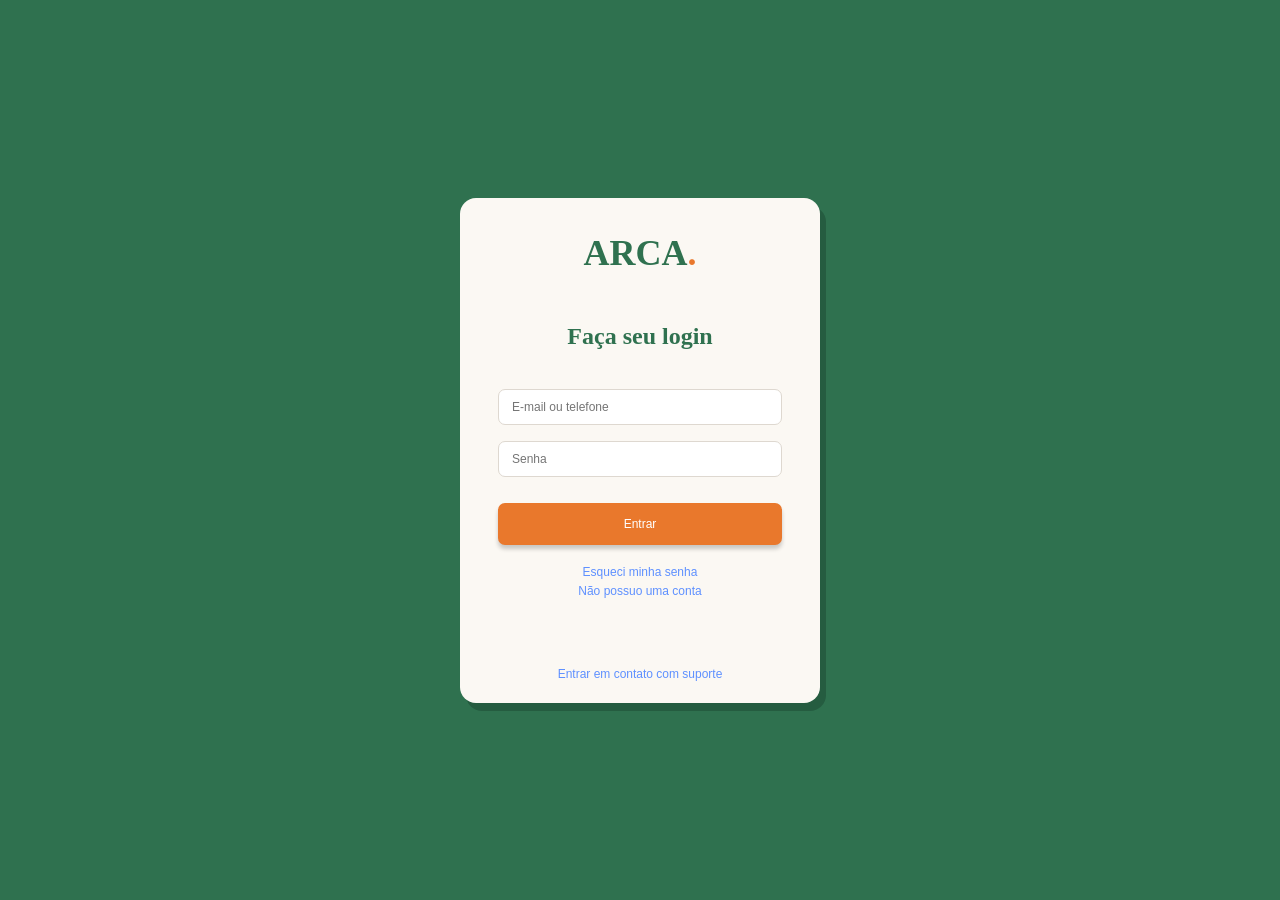
<file: index.html>
<!DOCTYPE html>
<html lang="pt-BR">
<head>
  <meta charset="UTF-8">
  <meta name="viewport" content="width=device-width, initial-scale=1.0">
  <title>ARCA - Login</title>
  <link rel="stylesheet" href="styles.css">
</head>
<body class="login-screen">
  <main class="login-card">
    <div class="brand">ARCA</div>
    <h1>Faça seu login</h1>

    <form id="loginForm">
      <input id="loginUser" type="text" placeholder="E-mail ou telefone" autocomplete="username">
      <input type="password" placeholder="Senha" autocomplete="current-password">
      <button class="primary-btn" type="submit">Entrar</button>
    </form>

    <nav class="login-links" aria-label="Links de acesso">
      <a href="#">Esqueci minha senha</a>
      <a href="home.html">Não possuo uma conta</a>
    </nav>

    <a class="support-link" href="contato.html">Entrar em contato com suporte</a>
  </main>
  <script src="app.js"></script>
</body>
</html>
</file>
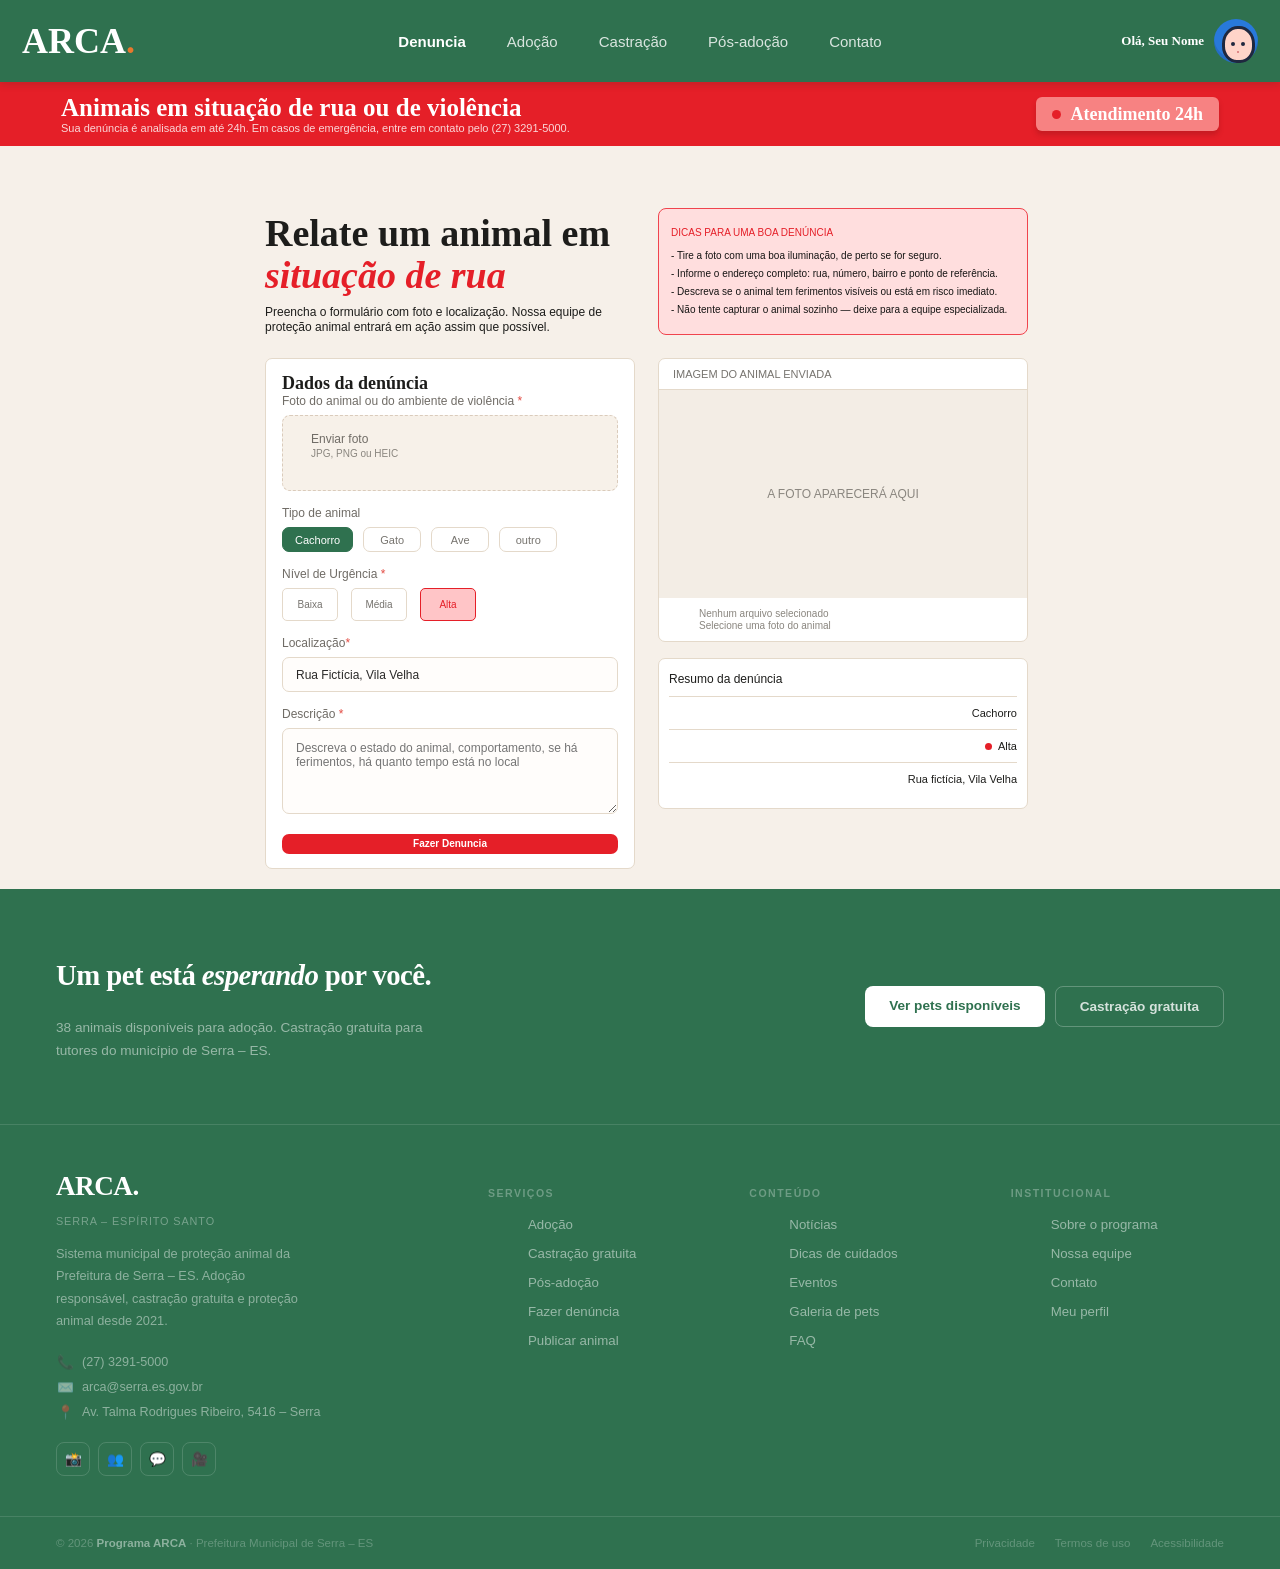
<file: denuncia.html>
<!DOCTYPE html>
<html lang="pt-BR">
<head>
  <meta charset="UTF-8">
  <meta name="viewport" content="width=device-width, initial-scale=1.0">
  <title>ARCA - Denúncia</title>
  <link rel="stylesheet" href="styles.css">
</head>
<body>
  <header class="topbar">
    <a class="brand" href="home.html">ARCA</a>
    <nav class="main-nav" aria-label="Navegação principal">
      <a class="active" href="denuncia.html">Denuncia</a>
      <a href="adocao.html">Adoção</a>
      <a href="castracao.html">Castração</a>
      <a href="pos-adocao.html">Pós-adoção</a>
      <a href="contato.html">Contato</a>
    </nav>
    <a class="user-link" href="perfil.html"><span>Olá, <span class="js-user-name">Seu Nome</span></span><span class="avatar"></span></a>
  </header>

  <section class="alert-bar">
    <div class="alert-inner">
      <div>
        <h1>Animais em situação de rua ou de violência</h1>
        <p>Sua denúncia é analisada em até 24h. Em casos de emergência, entre em contato pelo (27) 3291-5000.</p>
      </div>
      <div class="emergency">Atendimento 24h</div>
    </div>
  </section>

  <main class="denuncia-layout">
    <section class="denuncia-intro">
      <div>
        <h1>Relate um animal em<br><span class="danger">situação de rua</span></h1>
        <p>Preencha o formulário com foto e localização. Nossa equipe de proteção animal entrará em ação assim que possível.</p>
      </div>
      <aside class="tips">
        <strong>DICAS PARA UMA BOA DENÚNCIA</strong>
        - Tire a foto com uma boa iluminação, de perto se for seguro.<br>
        - Informe o endereço completo: rua, número, bairro e ponto de referência.<br>
        - Descreva se o animal tem ferimentos visíveis ou está em risco imediato.<br>
        - Não tente capturar o animal sozinho — deixe para a equipe especializada.
      </aside>
    </section>

    <form class="danger-card js-form" data-success="Denúncia enviada. A equipe analisará o caso em até 24h.">
      <h2>Dados da denúncia</h2>
      <div class="field-group">
        <span class="form-label">Foto do animal ou do ambiente de violência <span class="required">*</span></span>
        <label class="upload-box">
          <input type="file" accept="image/*" data-preview-target="#denunciaPreview">
          <span class="upload-icon"></span>
          <span>Enviar foto<small class="file-name">JPG, PNG ou HEIC</small></span>
        </label>
      </div>

      <div class="field-group denuncia-animal">
        <span class="form-label">Tipo de animal</span>
        <div class="choice-row">
          <button class="choice small active" type="button">Cachorro</button>
          <button class="choice small" type="button">Gato</button>
          <button class="choice small" type="button">Ave</button>
          <button class="choice small" type="button">outro</button>
        </div>
      </div>

      <div class="field-group">
        <span class="form-label">Nível de Urgência <span class="required">*</span></span>
        <div class="urgency-row">
          <button class="urgency low" type="button">Baixa</button>
          <button class="urgency medium" type="button">Média</button>
          <button class="urgency high active" type="button">Alta</button>
        </div>
      </div>

      <div class="field-group">
        <label for="denunciaLocal">Localização<span class="required">*</span></label>
        <input id="denunciaLocal" type="text" value="Rua Fictícia, Vila Velha">
      </div>

      <div class="field-group">
        <label for="denunciaDesc">Descrição <span class="required">*</span></label>
        <textarea id="denunciaDesc" placeholder="Descreva o estado do animal, comportamento, se há ferimentos, há quanto tempo está no local"></textarea>
      </div>

      <button class="btn full" style="background:var(--red);min-height:20px;font-size:10px;" type="submit">Fazer Denuncia</button>
    </form>

    <aside>
      <section class="image-panel">
        <h3>IMAGEM DO ANIMAL ENVIADA</h3>
        <div id="denunciaPreview" class="image-empty">A FOTO APARECERÁ AQUI</div>
        <div class="file-note">Nenhum arquivo selecionado<br>Selecione uma foto do animal</div>
      </section>

      <section class="summary-panel">
        <h3>Resumo da denúncia</h3>
        <div class="summary-line"><span></span><span id="summaryAnimal">Cachorro</span></div>
        <div class="summary-line"><span></span><span class="summary-dot" id="summaryUrgency">Alta</span></div>
        <div class="summary-line"><span></span><span id="summaryPlace">Rua fictícia, Vila Velha</span></div>
      </section>
    </aside>
  </main>
<footer class="site-footer">

  <!-- CTA -->
  <div class="sf-cta">
    <div class="sf-cta-text">
      <h2>Um pet está <em>esperando</em> por você.</h2>
      <p>38 animais disponíveis para adoção. Castração gratuita para tutores do município de Serra – ES.</p>
    </div>
    <div class="sf-cta-btns">
      <a href="adocao.html"   class="sf-btn-white">Ver pets disponíveis</a>
      <a href="castracao.html" class="sf-btn-ghost">Castração gratuita</a>
    </div>
  </div>

  <!-- GRID PRINCIPAL -->
  <div class="sf-main">

    <!-- Marca -->
    <div class="sf-brand">
      <a href="home.html" class="sf-logo">ARCA<span>.</span></a>
      <p class="sf-sub">Serra – Espírito Santo</p>
      <p class="sf-desc">Sistema municipal de proteção animal da Prefeitura de Serra – ES. Adoção responsável, castração gratuita e proteção animal desde 2021.</p>
      <div class="sf-contacts">
        <a href="tel:2732915000"            class="sf-contact"><span>📞</span>(27) 3291-5000</a>
        <a href="mailto:arca@serra.es.gov.br" class="sf-contact"><span>✉️</span>arca@serra.es.gov.br</a>
        <a href="#"                          class="sf-contact"><span>📍</span>Av. Talma Rodrigues Ribeiro, 5416 – Serra</a>
      </div>
      <div class="sf-socials">
        <a href="#" class="sf-soc" title="Instagram">📸</a>
        <a href="#" class="sf-soc" title="Facebook">👥</a>
        <a href="#" class="sf-soc" title="WhatsApp">💬</a>
        <a href="#" class="sf-soc" title="YouTube">🎥</a>
      </div>
    </div>

    <!-- Serviços -->
    <div class="sf-col">
      <h4>Serviços</h4>
      <ul>
        <li><a href="adocao.html">Adoção</a></li>
        <li><a href="castracao.html">Castração gratuita</a></li>
        <li><a href="pos-adocao.html">Pós-adoção</a></li>
        <li><a href="denuncia.html">Fazer denúncia</a></li>
        <li><a href="publicar-adocao.html">Publicar animal</a></li>
      </ul>
    </div>

    <!-- Conteúdo -->
    <div class="sf-col">
      <h4>Conteúdo</h4>
      <ul>
        <li><a href="home.html">Notícias</a></li>
        <li><a href="home.html#dicas">Dicas de cuidados</a></li>
        <li><a href="home.html#eventos">Eventos</a></li>
        <li><a href="adocao.html">Galeria de pets</a></li>
        <li><a href="contato.html#faq">FAQ</a></li>
      </ul>
    </div>

    <!-- Institucional -->
    <div class="sf-col">
      <h4>Institucional</h4>
      <ul>
        <li><a href="contato.html">Sobre o programa</a></li>
        <li><a href="contato.html#equipe">Nossa equipe</a></li>
        <li><a href="contato.html">Contato</a></li>
        <li><a href="perfil.html">Meu perfil</a></li>
      </ul>
    </div>

  </div>

  <!-- BOTTOM BAR -->
  <div class="sf-bottom">
    <span class="sf-copy">© 2026 <strong>Programa ARCA</strong> · Prefeitura Municipal de Serra – ES</span>
    <div class="sf-legal">
      <a href="#">Privacidade</a>
      <a href="#">Termos de uso</a>
      <a href="#">Acessibilidade</a>
    </div>
  </div>

</footer>
  <script src="app.js"></script>
</body>

</html>
</file>
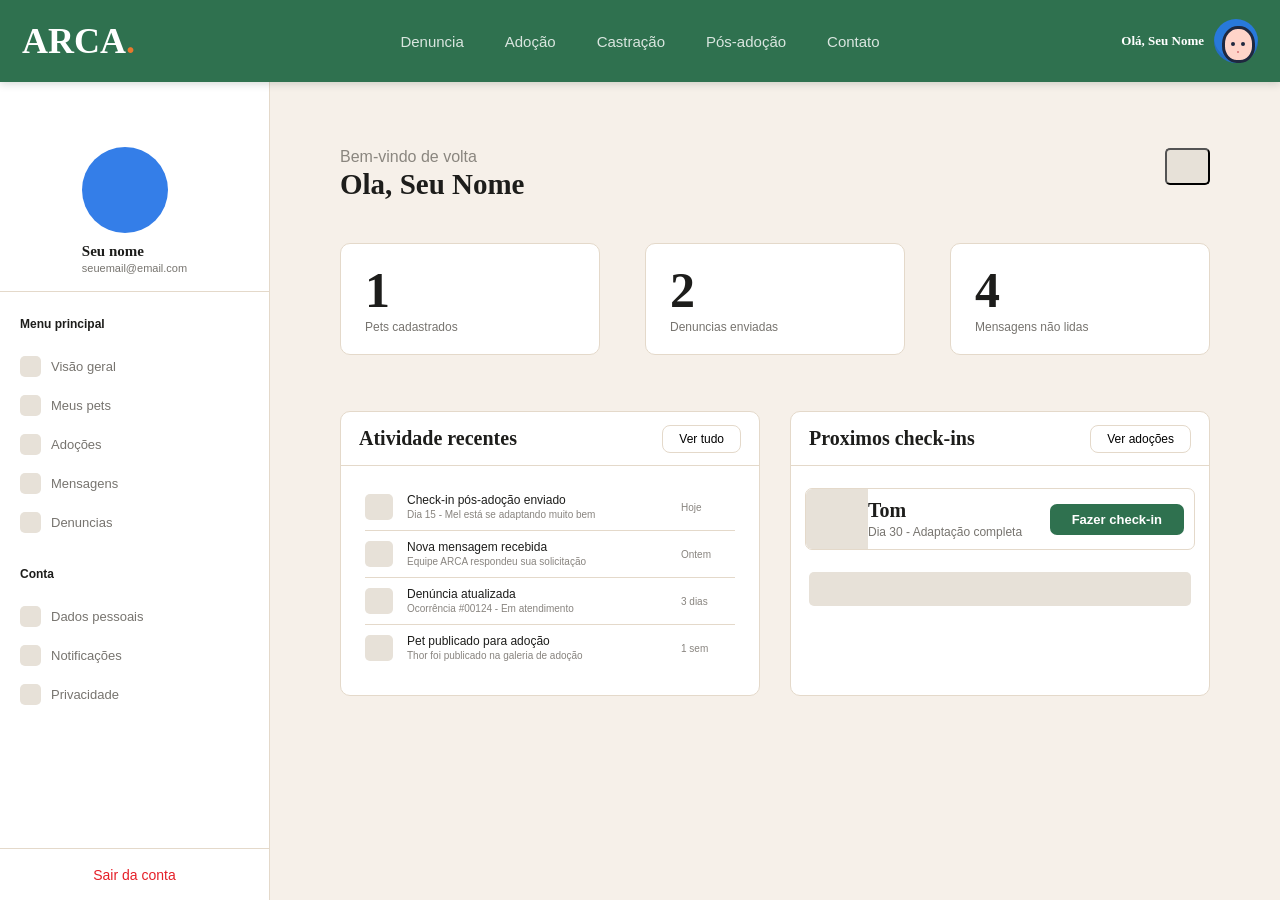
<file: perfil.html>
<!DOCTYPE html>
<html lang="pt-BR">
<head>
  <meta charset="UTF-8">
  <meta name="viewport" content="width=device-width, initial-scale=1.0">
  <title>ARCA - Perfil</title>
  <link rel="stylesheet" href="styles.css">
</head>
<body>
  <header class="topbar">
    <a class="brand" href="home.html">ARCA</a>
    <nav class="main-nav" aria-label="Navegação principal">
      <a href="denuncia.html">Denuncia</a>
      <a href="adocao.html">Adoção</a>
      <a href="castracao.html">Castração</a>
      <a href="pos-adocao.html">Pós-adoção</a>
      <a href="contato.html">Contato</a>
    </nav>
    <a class="user-link" href="perfil.html"><span>Olá, <span class="js-user-name">Seu Nome</span></span><span class="avatar"></span></a>
  </header>

  <main class="profile-shell">
    <aside class="sidebar">
      <section class="profile-head">
        <div>
          <div class="profile-photo"></div>
          <h2>Seu nome</h2>
          <p>seuemail@email.com</p>
        </div>
      </section>

      <nav class="side-menu">
        <h3>Menu principal</h3>
        <a href="#">Visão geral</a>
        <a href="#">Meus pets</a>
        <a href="#">Adoções</a>
        <a href="#">Mensagens</a>
        <a href="#">Denuncias</a>

        <h3 style="margin-top:34px;">Conta</h3>
        <a href="#">Dados pessoais</a>
        <a href="#">Notificações</a>
        <a href="#">Privacidade</a>
      </nav>

      <a class="logout" href="index.html">Sair da conta</a>
    </aside>

    <section class="dashboard">
      <div class="dashboard-top">
        <div>
          <p class="welcome">Bem-vindo de volta</p>
          <h1>Ola, <span class="js-user-name">Seu Nome</span></h1>
        </div>
        <button class="settings-square" type="button" aria-label="Configurações"></button>
      </div>

      <section class="metric-grid">
        <article class="metric-card"><strong>1</strong><span>Pets cadastrados</span></article>
        <article class="metric-card"><strong>2</strong><span>Denuncias enviadas</span></article>
        <article class="metric-card"><strong>4</strong><span>Mensagens não lidas</span></article>
      </section>

      <section class="dashboard-grid">
        <article class="dashboard-card">
          <header>
            <h2>Atividade recentes</h2>
            <button class="small-btn" type="button">Ver tudo</button>
          </header>
          <div class="activity-list">
            <div class="activity-item"><span class="activity-icon"></span><div><p>Check-in pós-adoção enviado</p><small>Dia 15 - Mel está se adaptando muito bem</small></div><span class="activity-date">Hoje</span></div>
            <div class="activity-item"><span class="activity-icon"></span><div><p>Nova mensagem recebida</p><small>Equipe ARCA respondeu sua solicitação</small></div><span class="activity-date">Ontem</span></div>
            <div class="activity-item"><span class="activity-icon"></span><div><p>Denúncia atualizada</p><small>Ocorrência #00124 - Em atendimento</small></div><span class="activity-date">3 dias</span></div>
            <div class="activity-item"><span class="activity-icon"></span><div><p>Pet publicado para adoção</p><small>Thor foi publicado na galeria de adoção</small></div><span class="activity-date">1 sem</span></div>
          </div>
        </article>

        <article class="dashboard-card">
          <header>
            <h2>Proximos check-ins</h2>
            <button class="small-btn" type="button">Ver adoções</button>
          </header>
          <div class="check-row">
            <span class="check-thumb"></span>
            <div><h3>Tom</h3><p>Dia 30 - Adaptação completa</p></div>
            <a class="btn" style="min-height:31px;margin-right:10px;" href="pos-adocao.html">Fazer check-in</a>
          </div>
          <div class="placeholder-line"></div>
        </article>
      </section>
    </section>
  </main>
  <script src="app.js"></script>
</body>
</html>
</file>
<file: styles.css>
:root {
  --green: #2f714f;
  --green-dark: #276444;
  --mint: #67d9a4;
  --orange: #e9782c;
  --cream: #f6f0e9;
  --cream-2: #fbf8f3;
  --line: #e4d9ca;
  --text: #1d1d1b;
  --muted: #77746f;
  --red: #e51f28;
  --red-soft: #ffdede;
  --shadow: 0 6px 14px rgba(31, 25, 18, 0.16);
}

* {
  box-sizing: border-box;
}

html {
  scroll-behavior: smooth;
}

body {
  margin: 0;
  background: var(--cream);
  color: var(--text);
  font-family: "Segoe UI", Arial, sans-serif;
  font-size: 16px;
}

body.login-screen {
  min-height: 100vh;
  background: var(--green);
  display: grid;
  place-items: center;
}

a {
  color: inherit;
  text-decoration: none;
}

button,
input,
select,
textarea {
  font: inherit;
}

button {
  cursor: pointer;
}

.serif {
  font-family: Georgia, "Times New Roman", serif;
}

.brand {
  font-family: Georgia, "Times New Roman", serif;
  font-weight: 900;
  color: #fff;
  font-size: 35px;
  letter-spacing: 0;
  line-height: 1;
}

.brand::after {
  content: ".";
  color: var(--orange);
}

.topbar {
  height: 82px;
  background: var(--green);
  color: #fff;
  display: grid;
  grid-template-columns: 210px 1fr 210px;
  align-items: center;
  padding: 0 22px;
  position: sticky;
  top: 0;
  z-index: 20;
  box-shadow: 0 2px 8px rgba(22, 46, 34, 0.18);
}

.topbar .brand {
  font-size: 36px;
}

.main-nav {
  justify-self: center;
  display: flex;
  gap: 41px;
  align-items: center;
}

.main-nav a {
  color: rgba(255, 255, 255, 0.82);
  font-size: 15px;
  white-space: nowrap;
}

.main-nav a:hover,
.main-nav a.active {
  color: #fff;
  font-weight: 700;
}

.user-link {
  justify-self: end;
  display: flex;
  align-items: center;
  gap: 10px;
  color: #fff;
  font-family: Georgia, "Times New Roman", serif;
  font-weight: 700;
  font-size: 13px;
  white-space: nowrap;
}

.avatar {
  width: 44px;
  height: 44px;
  border-radius: 999px;
  background: #2879db;
  position: relative;
  box-shadow: inset 0 -4px 0 rgba(0, 0, 0, 0.1);
}

.avatar::before {
  content: "";
  position: absolute;
  width: 27px;
  height: 31px;
  left: 8px;
  top: 7px;
  border-radius: 48% 48% 45% 45%;
  background: #ffd4c9;
  border: 3px solid #1f283f;
}

.avatar::after {
  content: "";
  position: absolute;
  width: 4px;
  height: 4px;
  left: 17px;
  top: 23px;
  border-radius: 50%;
  background: #1f283f;
  box-shadow: 10px 0 #1f283f, 5px 8px 0 -1px #d46f73;
}

.login-card {
  width: 360px;
  min-height: 505px;
  background: var(--cream-2);
  border-radius: 16px;
  box-shadow: 6px 8px 0 rgba(26, 70, 49, 0.48);
  display: flex;
  flex-direction: column;
  align-items: center;
  padding: 37px 38px 22px;
}

.login-card .brand {
  color: var(--green);
  font-size: 36px;
  margin-bottom: 52px;
}

.login-card h1 {
  font-family: Georgia, "Times New Roman", serif;
  color: var(--green);
  font-size: 24px;
  margin: 0 0 39px;
}

.login-card form {
  width: 100%;
  display: grid;
  gap: 16px;
}

.login-card input {
  height: 36px;
  border: 1px solid #ded8d0;
  border-radius: 7px;
  padding: 0 13px;
  color: #777;
  background: #fff;
  font-size: 12px;
}

.login-card .primary-btn {
  margin-top: 10px;
  height: 42px;
  background: var(--orange);
  color: #fff;
  border: 0;
  border-radius: 7px;
  box-shadow: 0 4px 4px rgba(0, 0, 0, 0.2);
  font-size: 12px;
}

.login-links {
  margin-top: 20px;
  display: grid;
  gap: 5px;
  text-align: center;
  color: #5e90ff;
  font-size: 12px;
}

.support-link {
  margin-top: auto;
  color: #5e90ff;
  font-size: 12px;
}

.hero {
  min-height: 360px;
  background-size: cover;
  background-position: center;
  position: relative;
  color: #fff;
  overflow: hidden;
}

.hero::before {
  content: "";
  position: absolute;
  inset: 0;
  background: linear-gradient(90deg, rgba(0, 0, 0, 0.58), rgba(0, 0, 0, 0.13) 58%, rgba(0, 0, 0, 0.03));
}

.hero.home-hero {
  background-image: url("assets/banner-home-husky.jpg");
  background-position: center 55%;
}

.home-hero .hero-copy {
  width: 560px;
}

.hero.castracao-hero {
  background-image: url("assets/castracao-cat.jpg");
  background-position: center 48%;
}

.hero.adocao-hero {
  background-image: url("assets/adocao-dog.jpg");
  background-position: center 25%;
  min-height: 315px;
}

.hero.contato-hero {
  background-image: url("assets/banner-contato-phone.jpg");
  background-position: center 47%;
  min-height: 270px;
}

.hero-inner {
  position: relative;
  z-index: 1;
  max-width: 1366px;
  margin: 0 auto;
  min-height: inherit;
  display: flex;
  align-items: center;
  padding: 0 58px;
}

.hero-copy {
  width: 460px;
}

.hero h1 {
  font-family: Georgia, "Times New Roman", serif;
  font-size: 48px;
  line-height: 1.16;
  margin: 0 0 14px;
  text-shadow: 3px 3px 4px rgba(0, 0, 0, 0.6);
}

.hero .accent {
  color: var(--mint);
  font-style: italic;
}

.hero p {
  width: 390px;
  max-width: 100%;
  margin: 0;
  font-size: 15px;
  line-height: 1.36;
  text-shadow: 1px 1px 2px rgba(0, 0, 0, 0.5);
}

.hero-actions {
  display: flex;
  gap: 10px;
  margin-top: 24px;
}

.hero-stats {
  display: grid;
  grid-template-columns: repeat(3, 150px);
  gap: 65px;
  align-items: center;
  margin-left: auto;
  margin-right: 26px;
  text-align: left;
  text-shadow: 3px 3px 4px rgba(0, 0, 0, 0.55);
}

.stat strong {
  font-family: Georgia, "Times New Roman", serif;
  font-size: 48px;
  display: block;
  line-height: 0.9;
}

.stat > span {
  color: rgba(255, 255, 255, 0.86);
  display: block;
  margin-top: 6px;
}

.stat .accent-number {
  color: var(--mint);
}

.page-section {
  max-width: 960px;
  margin: 0 auto;
  padding: 44px 20px 56px;
}

.page-section.wide {
  max-width: 980px;
}

.kicker {
  color: #8c8985;
  margin: 0 0 3px;
  font-size: 15px;
}

.section-title {
  margin: 0 0 12px;
  font-family: Georgia, "Times New Roman", serif;
  font-size: 28px;
  line-height: 1.1;
}

.filter-row {
  display: flex;
  flex-wrap: wrap;
  gap: 28px;
  margin: 10px 0 24px;
}

.pill,
.choice {
  border: 1px solid var(--line);
  background: #fff;
  color: #77746f;
  border-radius: 7px;
  min-width: 82px;
  height: 30px;
  padding: 0 18px;
  display: inline-grid;
  place-items: center;
  font-size: 14px;
}

.pill.active,
.choice.active {
  background: var(--green);
  color: #fff;
  border-color: var(--green);
}

.pill.dark,
.pill.active.dark {
  background: #181817;
  color: #fff;
  border-color: #181817;
}

.btn {
  border: 0;
  border-radius: 7px;
  min-height: 42px;
  padding: 0 22px;
  display: inline-flex;
  align-items: center;
  justify-content: center;
  color: #fff;
  background: var(--green);
  font-size: 13px;
  font-weight: 600;
}

.btn.orange {
  background: var(--orange);
}

.btn.black {
  background: #171715;
}

.btn.ghost {
  background: #fff;
  color: #2d2b29;
  border: 1px solid var(--line);
}

.btn.full {
  width: 100%;
}

.news-card {
  width: 675px;
  margin: 24px auto 0;
  background: #fff;
  border: 1px solid var(--line);
  border-radius: 9px 9px 0 0;
  padding: 36px 70px 42px;
  text-align: center;
}

.news-card h2 {
  font-family: Georgia, "Times New Roman", serif;
  font-size: 25px;
  margin: 0 0 26px;
  line-height: 1.2;
  font-weight: 500;
}

.news-card p {
  color: #77746f;
  line-height: 1.42;
  margin: 0;
  text-align: left;
}

.form-zone {
  display: grid;
  grid-template-columns: 1fr 1fr;
  gap: 80px;
  align-items: start;
  padding-top: 45px;
  max-width: 700px;
  margin: 0 auto;
}

.form-zone h2 {
  font-family: Georgia, "Times New Roman", serif;
  font-size: 29px;
  margin: 0 0 12px;
}

.form-zone p {
  color: #77746f;
  margin: 0 0 18px;
  line-height: 1.35;
}

.field-group {
  margin-bottom: 15px;
}

.field-group label,
.form-label {
  display: block;
  font-size: 12px;
  color: #706c66;
  margin-bottom: 7px;
}

.field-group input,
.field-group select,
.field-group textarea,
.split-fields input,
.split-fields select,
.contact-card input,
.contact-card select,
.contact-card textarea {
  width: 100%;
  border: 1px solid var(--line);
  background: #fffdfb;
  border-radius: 7px;
  height: 35px;
  padding: 0 13px;
  font-size: 12px;
  color: #2b2a29;
}

.field-group textarea,
.contact-card textarea {
  min-height: 86px;
  padding-top: 12px;
  resize: vertical;
}

.choice-row {
  display: flex;
  gap: 10px;
  flex-wrap: wrap;
}

.choice.small {
  min-width: 58px;
  height: 25px;
  padding: 0 12px;
  font-size: 11px;
}

.form-card {
  background: #fff;
  border: 1px solid var(--line);
  border-radius: 8px;
  overflow: hidden;
}

.form-card-head {
  background: var(--green);
  color: #fff;
  padding: 30px 26px 23px;
}

.form-card-head h1 {
  font-family: Georgia, "Times New Roman", serif;
  margin: 0;
  font-size: 28px;
}

.form-card-head p {
  margin: 2px 0 0;
  color: rgba(255, 255, 255, 0.78);
  font-size: 12px;
}

.form-card-body {
  padding: 14px 20px 12px;
}

.required {
  color: #e24a42;
}

.upload-box {
  border: 1px dashed #dacbbb;
  background: #f7f1e9;
  border-radius: 8px;
  min-height: 76px;
  display: flex;
  align-items: center;
  gap: 12px;
  padding: 16px 28px;
  cursor: pointer;
  color: #2f2e2d;
  font-size: 12px;
}

.upload-box input {
  display: none;
}

.upload-icon {
  width: 34px;
  height: 34px;
  border-radius: 8px;
  background: #ebe5dc;
  flex: 0 0 auto;
}

.upload-box small {
  display: block;
  color: #8a867f;
  margin-top: 2px;
}

.split-fields {
  display: grid;
  grid-template-columns: 1fr 1fr;
  gap: 14px;
}

.divider {
  border: 0;
  border-top: 1px solid var(--line);
  margin: 22px 0 12px;
}

.pet-grid {
  display: grid;
  grid-template-columns: repeat(4, 1fr);
  gap: 27px;
  margin-top: 36px;
  max-width: 870px;
  margin-left: auto;
  margin-right: auto;
}

.pet-card {
  background: #fff;
  border: 1px solid var(--line);
  border-radius: 8px;
  overflow: hidden;
  min-height: 220px;
  position: relative;
}

.pet-card img {
  width: 100%;
  height: 125px;
  object-fit: cover;
  display: block;
}

.pet-card .age {
  position: absolute;
  right: 8px;
  top: 8px;
  border-radius: 9px;
  background: rgba(0, 0, 0, 0.55);
  color: #fff;
  font-size: 10px;
  padding: 3px 7px;
}

.pet-info {
  padding: 7px 9px 9px;
}

.pet-info h3 {
  font-family: Georgia, "Times New Roman", serif;
  margin: 0;
  font-size: 18px;
  line-height: 1;
}

.pet-info p {
  color: #77746f;
  margin: 4px 0 8px;
  font-size: 10px;
}

.tags {
  display: flex;
  flex-wrap: wrap;
  gap: 6px;
  margin-bottom: 10px;
}

.tag {
  font-size: 8px;
  padding: 3px 7px;
  border-radius: 4px;
  background: #b8d2c6;
  color: #2a6a4b;
}

.tag.orange-tag {
  background: #f4d4bc;
  color: #d77932;
}

.tag.green-tag {
  background: #c1d9cd;
}

.preview-layout {
  max-width: 840px;
  margin: 0 auto;
  padding: 48px 20px 40px;
  display: grid;
  grid-template-columns: 454px 310px;
  gap: 96px;
  align-items: start;
}

.preview-card {
  background: #fff;
  border: 1px solid var(--line);
  border-radius: 6px;
  overflow: hidden;
}

.preview-card img {
  width: 100%;
  height: 182px;
  object-fit: cover;
  display: block;
}

.preview-content {
  padding: 14px 16px;
}

.preview-content h2 {
  font-family: Georgia, "Times New Roman", serif;
  font-size: 21px;
  margin: 0 0 6px;
}

.preview-meta {
  display: flex;
  gap: 32px;
  font-size: 12px;
  margin-bottom: 9px;
}

.preview-desc {
  border-top: 1px solid var(--line);
  margin-top: 12px;
  padding: 14px 6px 22px;
  color: #8a867f;
  font-size: 12px;
  font-style: italic;
}

.muted-action {
  background: #eadfcf;
  color: #8f877b;
  border: 0;
  height: 32px;
  width: 100%;
  border-radius: 7px;
}

.progress-card {
  background: #fff;
  border: 1px solid var(--line);
  border-radius: 6px;
  margin-top: 16px;
  padding: 18px;
}

.progress-card h3 {
  margin: 0 0 16px;
  font-size: 14px;
  color: #77746f;
}

.progress-list {
  display: grid;
  gap: 13px;
  font-size: 12px;
}

.progress-list span {
  display: flex;
  align-items: center;
  gap: 10px;
}

.dot {
  width: 12px;
  height: 12px;
  border-radius: 50%;
  background: var(--green);
  display: inline-block;
}

.post-layout {
  max-width: 760px;
  margin: 0 auto;
  padding: 52px 20px;
  display: grid;
  grid-template-columns: 230px 1fr;
  gap: 28px;
}

.adopted-card {
  background: #fff;
  border: 1px solid var(--line);
  border-radius: 7px;
  overflow: hidden;
}

.adopted-card img {
  height: 142px;
  width: 100%;
  object-fit: cover;
  display: block;
}

.adopted-card div {
  padding: 9px 12px 13px;
}

.adopted-card h2 {
  font-family: Georgia, "Times New Roman", serif;
  margin: 0;
  font-size: 18px;
}

.adopted-card p {
  color: #77746f;
  margin: 4px 0 0;
  font-size: 11px;
}

.timeline-card {
  margin-top: 10px;
  background: #fff;
  border: 1px solid var(--line);
  border-radius: 7px;
  padding: 14px;
}

.timeline-card h3 {
  margin: 0 0 15px;
  font-size: 12px;
}

.timeline {
  display: grid;
  gap: 18px;
  font-size: 10px;
}

.timeline-item {
  display: grid;
  grid-template-columns: 14px 1fr;
  gap: 8px;
  color: #76736e;
}

.timeline-item .mark {
  width: 12px;
  height: 12px;
  border-radius: 50%;
  border: 2px solid var(--green);
  background: #fff;
  margin-top: 1px;
}

.timeline-item.done .mark,
.timeline-item.current .mark {
  background: var(--green);
}

.timeline-item.future .mark {
  border-color: #e1d8cb;
}

.mini-actions {
  margin-top: 14px;
  display: flex;
  gap: 22px;
}

.mini-actions .btn {
  min-height: 42px;
  padding: 0 14px;
  font-size: 11px;
}

.checkin-card {
  background: #fff;
  border-radius: 8px;
  border: 1px solid var(--line);
  padding: 20px 16px 13px;
}

.checkin-card h2 {
  font-family: Georgia, "Times New Roman", serif;
  font-size: 21px;
  margin: 0 0 2px;
}

.checkin-card > p {
  color: #77746f;
  margin: 0 0 14px;
  font-size: 12px;
}

.status-row {
  display: flex;
  gap: 20px;
  margin: 10px 0 10px;
}

.status {
  min-width: 82px;
  height: 32px;
  border-radius: 7px;
  border: 1px solid transparent;
  font-size: 11px;
}

.status.good {
  background: var(--green);
  color: #fff;
}

.status.normal {
  background: #f7e8ce;
  color: #c88733;
  border-color: #d3a35d;
}

.status.bad {
  background: #ffdada;
  color: #f04e58;
  border-color: #ff7078;
}

.alert-bar {
  background: var(--red);
  color: #fff;
  min-height: 58px;
}

.alert-inner {
  max-width: 1210px;
  margin: 0 auto;
  display: flex;
  align-items: center;
  justify-content: space-between;
  padding: 12px 26px;
}

.alert-inner h1 {
  font-family: Georgia, "Times New Roman", serif;
  margin: 0;
  font-size: 25px;
}

.alert-inner p {
  margin: 0;
  font-size: 11px;
  color: rgba(255, 255, 255, 0.82);
}

.emergency {
  min-height: 34px;
  background: #f78282;
  color: #fff;
  border-radius: 6px;
  padding: 0 16px;
  display: inline-flex;
  align-items: center;
  gap: 9px;
  font-family: Georgia, "Times New Roman", serif;
  font-size: 18px;
  font-weight: 700;
  box-shadow: 0 4px 5px rgba(128, 19, 19, 0.3);
}

.emergency::before {
  content: "";
  width: 9px;
  height: 9px;
  background: var(--red);
  border-radius: 50%;
}

.denuncia-layout {
  max-width: 790px;
  margin: 0 auto;
  padding: 62px 20px 20px;
  display: grid;
  grid-template-columns: 370px 370px;
  gap: 23px;
}

.denuncia-intro {
  grid-column: 1 / -1;
  display: grid;
  grid-template-columns: 370px 370px;
  gap: 23px;
  align-items: end;
}

.denuncia-intro h1 {
  font-family: Georgia, "Times New Roman", serif;
  font-size: 38px;
  line-height: 1.1;
  margin: 0 0 8px;
}

.denuncia-intro .danger {
  color: var(--red);
  font-style: italic;
}

.denuncia-intro p {
  margin: 0;
  font-size: 12px;
  line-height: 1.25;
}

.tips {
  border: 1px solid #f0444d;
  background: var(--red-soft);
  color: #161514;
  border-radius: 8px;
  padding: 15px 12px;
  font-size: 10px;
  line-height: 1.8;
}

.tips strong {
  color: var(--red);
  display: block;
  margin-bottom: 5px;
  font-weight: 500;
}

.danger-card {
  background: #fff;
  border: 1px solid var(--line);
  border-radius: 7px;
  padding: 14px 16px;
}

.danger-card h2 {
  font-family: Georgia, "Times New Roman", serif;
  margin: 0;
  font-size: 18px;
}

.urgency-row {
  display: flex;
  gap: 13px;
}

.urgency {
  width: 56px;
  height: 33px;
  border-radius: 5px;
  background: #fff;
  border: 1px solid var(--line);
  font-size: 10px;
  color: #77746f;
}

.urgency.active.low {
  background: #e2fff1;
  border-color: #36bc79;
  color: #27955f;
}

.urgency.active.medium {
  background: #fff1d1;
  border-color: #e6a51d;
  color: #ad780d;
}

.urgency.active.high {
  background: #ffc5c7;
  border-color: var(--red);
  color: var(--red);
}

.image-panel,
.summary-panel {
  background: #fff;
  border: 1px solid var(--line);
  border-radius: 7px;
  overflow: hidden;
}

.image-panel h3 {
  height: 31px;
  margin: 0;
  padding: 9px 14px;
  color: #77746f;
  font-size: 11px;
  font-weight: 500;
  border-bottom: 1px solid var(--line);
}

.image-empty {
  height: 208px;
  background: #f3ede5;
  display: grid;
  place-items: center;
  color: #8a867f;
  font-size: 12px;
  text-align: center;
}

.image-empty img {
  width: 100%;
  height: 100%;
  object-fit: cover;
}

.file-note {
  min-height: 38px;
  padding: 10px 40px;
  color: #8a867f;
  font-size: 10px;
  line-height: 1.15;
}

.summary-panel {
  margin-top: 16px;
  padding: 13px 10px;
  font-size: 11px;
}

.summary-panel h3 {
  margin: 0 0 10px;
  font-size: 12px;
  font-weight: 500;
}

.summary-line {
  display: flex;
  justify-content: space-between;
  border-top: 1px solid var(--line);
  padding: 10px 0;
}

.summary-dot {
  display: inline-flex;
  align-items: center;
  gap: 6px;
}

.summary-dot::before {
  content: "";
  width: 7px;
  height: 7px;
  background: var(--red);
  border-radius: 50%;
}

.contact-card {
  width: 390px;
  margin: 26px auto 34px;
  background: #fff;
  border: 1px solid var(--line);
  border-radius: 7px;
  overflow: hidden;
}

.contact-card header {
  padding: 14px 18px 10px;
  border-bottom: 1px solid var(--line);
}

.contact-card h2 {
  font-family: Georgia, "Times New Roman", serif;
  font-size: 18px;
  margin: 0;
}

.contact-card p {
  margin: 4px 0 0;
  color: #77746f;
  font-size: 11px;
  line-height: 1.2;
}

.contact-card form {
  padding: 20px 18px 10px;
}

.profile-shell {
  min-height: calc(100vh - 82px);
  display: grid;
  grid-template-columns: 270px 1fr;
}

.sidebar {
  background: #fff;
  border-right: 1px solid var(--line);
  display: flex;
  flex-direction: column;
}

.profile-head {
  height: 210px;
  display: grid;
  place-items: end center;
  padding-bottom: 17px;
  border-bottom: 1px solid var(--line);
}

.profile-photo {
  width: 86px;
  height: 86px;
  border-radius: 50%;
  background: #347ee8;
  margin-bottom: 10px;
}

.profile-head h2 {
  font-family: Georgia, "Times New Roman", serif;
  font-size: 15px;
  margin: 0 0 2px;
}

.profile-head p {
  margin: 0;
  color: #77746f;
  font-size: 11px;
}

.side-menu {
  padding: 25px 20px;
}

.side-menu h3 {
  font-size: 12px;
  margin: 0 0 25px;
}

.side-menu a {
  color: #77746f;
  display: flex;
  align-items: center;
  gap: 10px;
  margin-bottom: 18px;
  font-size: 13px;
}

.side-menu a::before,
.settings-dot {
  content: "";
  width: 21px;
  height: 21px;
  border-radius: 5px;
  background: #e7e1d8;
  display: inline-block;
}

.logout {
  margin-top: auto;
  height: 52px;
  border-top: 1px solid var(--line);
  display: grid;
  place-items: center;
  color: var(--red);
  font-size: 14px;
}

.dashboard {
  padding: 66px 70px;
}

.dashboard-top {
  display: flex;
  justify-content: space-between;
  align-items: start;
  margin-bottom: 42px;
}

.dashboard h1 {
  font-family: Georgia, "Times New Roman", serif;
  margin: 2px 0 0;
  font-size: 29px;
}

.dashboard .welcome {
  color: #8a867f;
  margin: 0;
}

.settings-square {
  width: 45px;
  height: 37px;
  border-radius: 5px;
  background: #e7e1d8;
}

.metric-grid {
  display: grid;
  grid-template-columns: repeat(3, 1fr);
  gap: 45px;
  margin-bottom: 56px;
}

.metric-card,
.dashboard-card {
  background: #fff;
  border: 1px solid var(--line);
  border-radius: 10px;
}

.metric-card {
  min-height: 112px;
  padding: 26px 24px 16px;
}

.metric-card strong {
  font-family: Georgia, "Times New Roman", serif;
  font-size: 50px;
  line-height: 0.8;
}

.metric-card span {
  color: #77746f;
  display: block;
  margin-top: 9px;
  font-size: 12px;
}

.dashboard-grid {
  display: grid;
  grid-template-columns: 1fr 1fr;
  gap: 30px;
}

.dashboard-card header {
  height: 54px;
  border-bottom: 1px solid var(--line);
  display: flex;
  align-items: center;
  justify-content: space-between;
  padding: 0 18px;
}

.dashboard-card h2 {
  font-family: Georgia, "Times New Roman", serif;
  margin: 0;
  font-size: 20px;
}

.small-btn {
  border: 1px solid var(--line);
  background: #fff;
  border-radius: 8px;
  min-height: 28px;
  padding: 0 16px;
  font-size: 12px;
}

.activity-list {
  padding: 18px 24px 24px;
}

.activity-item {
  display: grid;
  grid-template-columns: 31px 1fr 54px;
  align-items: center;
  gap: 11px;
  border-bottom: 1px solid var(--line);
  padding: 9px 0;
  font-size: 12px;
}

.activity-item:last-child {
  border-bottom: 0;
}

.activity-icon {
  width: 28px;
  height: 26px;
  background: #e7e1d8;
  border-radius: 5px;
}

.activity-item p {
  margin: 0;
}

.activity-item small,
.activity-date {
  color: #88847f;
  font-size: 10px;
}

.check-row {
  margin: 22px 14px;
  min-height: 62px;
  border: 1px solid var(--line);
  border-radius: 7px;
  display: grid;
  grid-template-columns: 62px 1fr auto;
  align-items: center;
  overflow: hidden;
}

.check-thumb {
  height: 100%;
  background: #e7e1d8;
}

.check-row h3 {
  font-family: Georgia, "Times New Roman", serif;
  font-size: 20px;
  margin: 0;
}

.check-row p {
  color: #77746f;
  margin: 3px 0 0;
  font-size: 12px;
}

.placeholder-line {
  height: 34px;
  margin: 0 18px 20px;
  background: #e7e1d8;
  border-radius: 5px;
}

.toast {
  position: fixed;
  left: 50%;
  bottom: 24px;
  transform: translateX(-50%) translateY(20px);
  opacity: 0;
  pointer-events: none;
  background: #161514;
  color: #fff;
  border-radius: 999px;
  padding: 12px 18px;
  font-size: 13px;
  z-index: 50;
  transition: 0.25s ease;
}

.toast.show {
  transform: translateX(-50%);
  opacity: 1;
}

@media (max-width: 900px) {
  .topbar {
    position: static;
    height: auto;
    grid-template-columns: 1fr;
    gap: 18px;
    padding: 22px;
    text-align: center;
  }

  .topbar .brand,
  .user-link {
    justify-self: center;
  }

  .main-nav {
    flex-wrap: wrap;
    gap: 18px;
  }

  .hero-inner,
  .form-zone,
  .preview-layout,
  .post-layout,
  .denuncia-layout,
  .denuncia-intro,
  .dashboard-grid,
  .metric-grid,
  .profile-shell {
    grid-template-columns: 1fr;
  }

  .hero-inner {
    padding: 40px 24px;
  }

  .hero h1 {
    font-size: 39px;
  }

  .hero-stats {
    margin: 30px 0 0;
    grid-template-columns: repeat(3, 1fr);
    gap: 16px;
  }

  .pet-grid {
    grid-template-columns: repeat(2, 1fr);
  }

  .news-card,
  .contact-card {
    width: 100%;
  }

  .preview-layout {
    gap: 28px;
  }

  .dashboard {
    padding: 40px 22px;
  }
}

@media (max-width: 560px) {
  .pet-grid,
  .split-fields,
  .hero-stats,
  .status-row {
    grid-template-columns: 1fr;
  }

  .pet-grid {
    display: grid;
  }

  .hero-actions,
  .filter-row,
  .status-row {
    flex-direction: column;
    gap: 10px;
  }
}

.site-footer {
  background: var(--green);
  font-family: 'DM Sans', sans-serif;
}

.sf-cta {
  display: flex;
  align-items: center;
  justify-content: space-between;
  gap: 32px;
  padding: 48px 56px;
  border-bottom: 1px solid rgba(255, 255, 255, 0.12);
}

.sf-cta-text h2 {
  font-family: 'Fraunces', serif;
  font-size: 1.8rem;
  font-weight: 900;
  color: #fff;
  letter-spacing: -0.02em;
  line-height: 1.1;
}

.sf-cta-text h2 em {
  font-style: italic;
  color: var(--green-light);
}

.sf-cta-text p {
  margin-top: 8px;
  font-size: 0.85rem;
  color: rgba(255, 255, 255, 0.5);
  line-height: 1.7;
  max-width: 400px;
}

.sf-cta-btns {
  display: flex;
  gap: 10px;
  flex-shrink: 0;
}

.sf-btn-white {
  padding: 12px 24px;
  border-radius: 8px;
  background: #fff;
  color: var(--green);
  font-family: 'DM Sans', sans-serif;
  font-weight: 700;
  font-size: 0.85rem;
  text-decoration: none;
  transition: opacity 0.2s;
  white-space: nowrap;
}

.sf-btn-white:hover { opacity: 0.88; }

.sf-btn-ghost {
  padding: 12px 24px;
  border-radius: 8px;
  background: transparent;
  color: rgba(255, 255, 255, 0.8);
  font-family: 'DM Sans', sans-serif;
  font-weight: 600;
  font-size: 0.85rem;
  border: 1.5px solid rgba(255, 255, 255, 0.25);
  text-decoration: none;
  transition: background 0.2s;
  white-space: nowrap;
}

.sf-btn-ghost:hover { background: rgba(255, 255, 255, 0.1); }

/* ── Grid principal ──────────────────────────────── */
.sf-main {
  display: grid;
  grid-template-columns: 1.8fr 1fr 1fr 1fr;
  gap: 48px;
  padding: 48px 56px 40px;
  border-bottom: 1px solid rgba(255, 255, 255, 0.12);
}

/* Marca */
.sf-logo {
  display: inline-block;
  font-family: 'Fraunces', serif;
  font-size: 1.7rem;
  font-weight: 900;
  color: #fff;
  letter-spacing: -0.02em;
  text-decoration: none;
  line-height: 1;
  margin-bottom: 4px;
}

.sf-logo span { color: var(--accent); }

.sf-sub {
  font-size: 0.68rem;
  color: rgba(255, 255, 255, 0.35);
  letter-spacing: 0.08em;
  text-transform: uppercase;
  margin-bottom: 16px;
}

.sf-desc {
  font-size: 0.8rem;
  color: rgba(255, 255, 255, 0.45);
  line-height: 1.75;
  margin-bottom: 22px;
  max-width: 260px;
}

.sf-contacts {
  display: flex;
  flex-direction: column;
  gap: 9px;
  margin-bottom: 22px;
}

.sf-contact {
  display: flex;
  align-items: center;
  gap: 8px;
  font-size: 0.79rem;
  color: rgba(255, 255, 255, 0.45);
  text-decoration: none;
  transition: color 0.2s;
}

.sf-contact:hover { color: rgba(255, 255, 255, 0.85); }
.sf-contact span  { width: 18px; text-align: center; flex-shrink: 0; font-size: 0.85rem; }

.sf-socials { display: flex; gap: 8px; }

.sf-soc {
  width: 34px;
  height: 34px;
  border-radius: 8px;
  border: 1px solid rgba(255, 255, 255, 0.15);
  background: transparent;
  display: flex;
  align-items: center;
  justify-content: center;
  font-size: 0.85rem;
  text-decoration: none;
  transition: background 0.2s, border-color 0.2s;
}

.sf-soc:hover {
  background: rgba(255, 255, 255, 0.12);
  border-color: rgba(255, 255, 255, 0.3);
}

/* Colunas de links */
.sf-col h4 {
  font-size: 0.66rem;
  font-weight: 700;
  letter-spacing: 0.14em;
  text-transform: uppercase;
  color: rgba(255, 255, 255, 0.3);
  margin-bottom: 16px;
}

.sf-col ul {
  list-style: none;
  display: flex;
  flex-direction: column;
  gap: 11px;
}

.sf-col ul li a {
  font-size: 0.83rem;
  color: rgba(255, 255, 255, 0.5);
  text-decoration: none;
  transition: color 0.2s;
}

.sf-col ul li a:hover { color: #fff; }

/* ── Bottom bar ──────────────────────────────────── */
.sf-bottom {
  display: flex;
  align-items: center;
  justify-content: space-between;
  gap: 16px;
  padding: 20px 56px;
  flex-wrap: wrap;
}

.sf-copy {
  font-size: 0.72rem;
  color: rgba(255, 255, 255, 0.25);
}

.sf-copy strong {
  color: rgba(255, 255, 255, 0.45);
  font-weight: 600;
}

.sf-legal {
  display: flex;
  gap: 20px;
}

.sf-legal a {
  font-size: 0.72rem;
  color: rgba(255, 255, 255, 0.25);
  text-decoration: none;
  transition: color 0.2s;
}

.sf-legal a:hover { color: rgba(255, 255, 255, 0.65); }

/* ── Responsivo ──────────────────────────────────── */
@media (max-width: 900px) {
  .sf-cta        { flex-direction: column; align-items: flex-start; padding: 36px 24px; }
  .sf-main       { grid-template-columns: 1fr 1fr; padding: 36px 24px; gap: 32px; }
  .sf-bottom     { padding: 18px 24px; flex-direction: column; align-items: flex-start; gap: 12px; }
}

@media (max-width: 560px) {
  .sf-main       { grid-template-columns: 1fr; }
  .sf-cta-btns   { flex-direction: column; width: 100%; }
  .sf-btn-white,
  .sf-btn-ghost  { text-align: center; }
}
</file>
